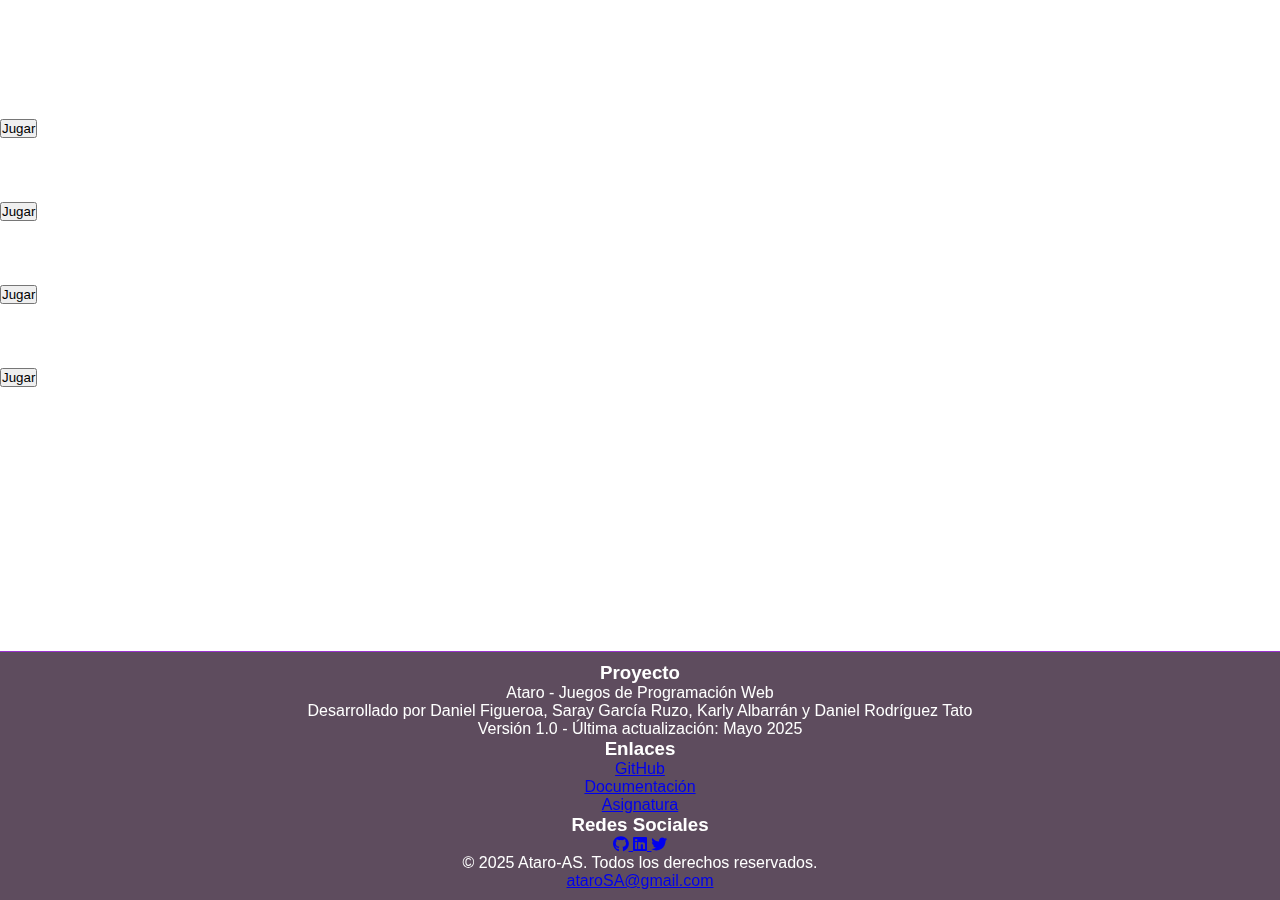
<file: index.html>
<!DOCTYPE html>
<html lang="es">
<head>
    <meta charset="UTF-8">
    <meta name="viewport" content="width=device-width, initial-scale=1.0">
    <title>MiniJuegos Halloween</title>
    <link rel="stylesheet" href="style.css">
    <link rel="stylesheet" href="https://cdnjs.cloudflare.com/ajax/libs/font-awesome/6.0.0/css/all.min.css">
</head>
<body>
    <div class="container">
        <header>
            <h1>MiniJuegos Halloween</h1>
            <div class="frog-icon">
                <i class="fas fa-frog"></i>
            </div>
        </header>
        
        <main>
            <div class="game-card" id="ahorcado">
                <i class="fas fa-skull-crossbones"></i>
                <h2>Ahorcado</h2>
                <p>¡Adivina la palabra antes de que sea demasiado tarde!</p>
                <button class="play-btn">Jugar</button>
            </div>

            <div class="game-card" id="candy-crush">
                <i class="fas fa-candy-cane"></i>
                <h2>Candy Crush</h2>
                <p>Combina dulces para ganar puntos</p>
                <button class="play-btn">Jugar</button>
            </div>

            <div class="game-card" id="flappy-bird">
                <i class="fas fa-feather-alt"></i>
                <h2>Flappy Bird</h2>
                <p>¡Vuela entre los tubos sin chocar!</p>
                <button class="play-btn">Jugar</button>
            </div>

            <div class="game-card" id="memory">
                <i class="fas fa-brain"></i>
                <h2>Memory</h2>
                <p>Encuentra las parejas antes que tu oponente</p>
                <button class="play-btn">Jugar</button>
            </div>
        </main>
    </div>
    <script src="script.js"></script>
    <footer>
        <div class="footer-content">
            <div class="footer-section">
                <h3>Proyecto</h3>
                <p>Ataro - Juegos de Programación Web</p>
                <p>Desarrollado por Daniel Figueroa, Saray García Ruzo, Karly Albarrán y Daniel Rodríguez Tato</p>
                <p>Versión 1.0 - Última actualización: Mayo 2025</p>
            </div>
            <div class="footer-section">
                <h3>Enlaces</h3>
                <ul class="footer-links">
                    <li><a href="https://github.com/KarlyF-AS/Ataro" target="_blank" rel="noopener noreferrer">GitHub</a></li>
                    <li><a href="#" target="_blank" rel="noopener noreferrer">Documentación</a></li>
                    <li><a href="#" target="_blank" rel="noopener noreferrer">Asignatura</a></li>
                </ul>
            </div>
            <div class="footer-section">
                <h3>Redes Sociales</h3>
                <div class="social-icons">
                    <a href="https://github.com/KarlyF-AS/Ataro" class="social-icon" target="_blank" rel="noopener noreferrer">
                        <i class="fab fa-github"></i>
                    </a>
                    <a href="#" class="social-icon" target="_blank" rel="noopener noreferrer">
                        <i class="fab fa-linkedin"></i>
                    </a>
                    <a href="#" class="social-icon" target="_blank" rel="noopener noreferrer">
                        <i class="fab fa-twitter"></i>
                    </a>
                </div>
            </div>
        </div>
        <div class="footer-bottom">
            <p>&copy; 2025 Ataro-AS. Todos los derechos reservados.</p>
            <p><a href="mailto:ataroSA@gmail.com" class="email-link">ataroSA@gmail.com</a></p>
        </div>
    </footer>
</body>
</html>
</file>
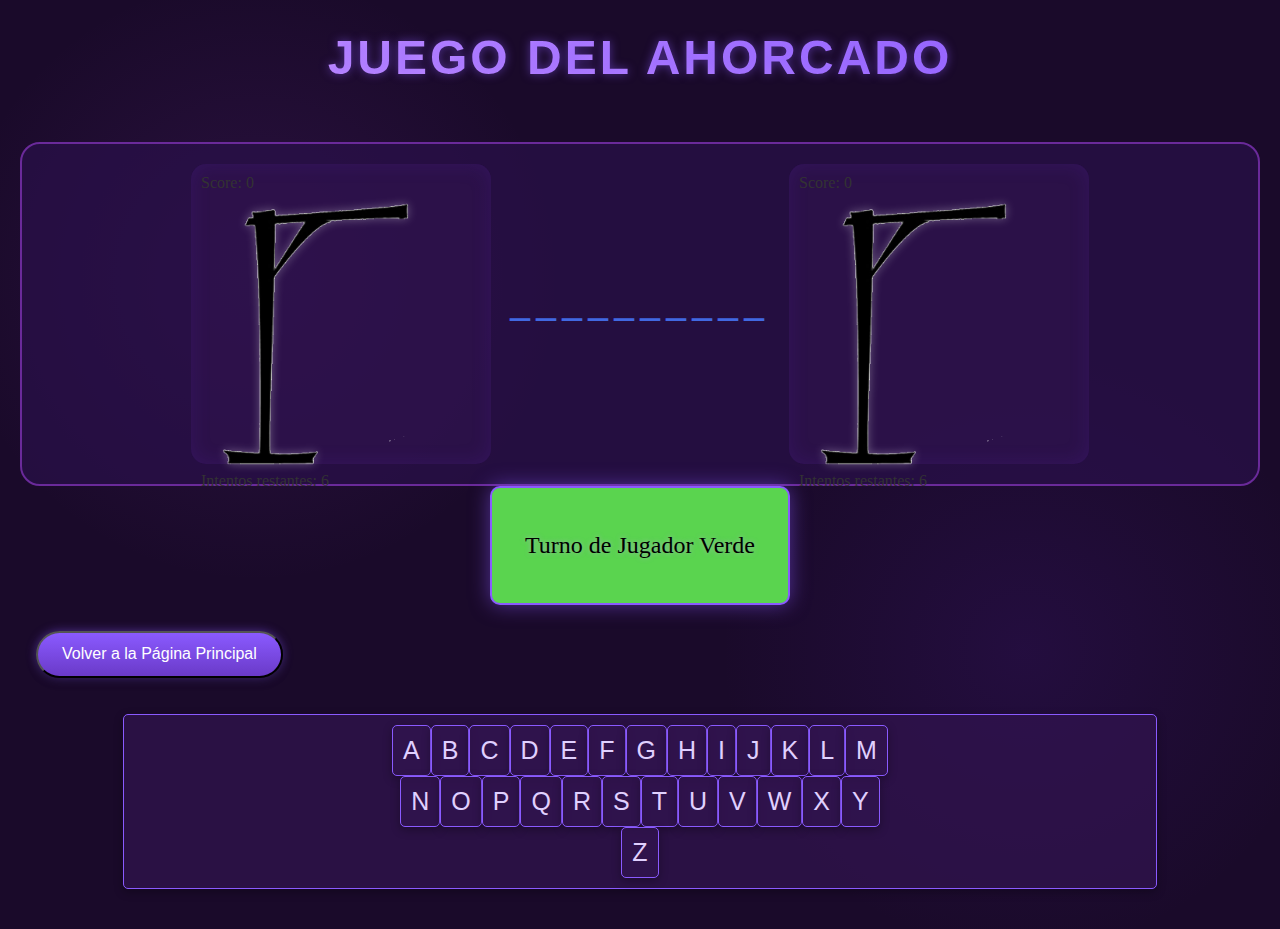
<file: Ahorcado.html>
<!DOCTYPE html>
<html lang="es">

<head>
  <meta charset="utf-8">
  <title>Ud.2 - Relacion de ejercicios 5</title>
  <link rel="stylesheet" href="estilo-ahoracado.css">
  <meta name="viewport" content="width=device-width, initial-scale=1.0">

</head>

<body>

  <div class="main-container">

    <h1 class="titulo">Juego del ahorcado</h1>
    <h1 id="msg-final"></h1>
    <h3 id="acierto"></h3>
    <div class="ahorcados">

      <div class="ahorcado1">
        <div class="scoreRosa">Score: 0</div>
        <picture>
          <img src="img/ahorcado_6.png" alt="" id="image6">
          <img src="img/ahorcado_5.png" alt="" id="image5">
          <img src="img/ahorcado_4.png" alt="" id="image4">
          <img src="img/ahorcado_3.png" alt="" id="image3">
          <img src="img/ahorcado_2.png" alt="" id="image2">
          <img src="img/ahorcado_1.png" alt="" id="image1">
          <img src="img/ahorcado_0.png" alt="" id="image0">
        </picture>
        <div class="intentosRosa">Intentos restantes: 6</div>
      </div>
      <div class="ahorcado2">
        <div class="scoreVerde">Score: 0</div>
        <picture>
          <img src="img/ahorcado_6.png" alt="" id="image6_1">
          <img src="img/ahorcado_5.png" alt="" id="image5_1">
          <img src="img/ahorcado_4.png" alt="" id="image4_1">
          <img src="img/ahorcado_3.png" alt="" id="image3_1">
          <img src="img/ahorcado_2.png" alt="" id="image2_1">
          <img src="img/ahorcado_1.png" alt="" id="image1_1">
          <img src="img/ahorcado_0.png" alt="" id="image0_1">
        </picture>
        <div class="intentosVerde">Intentos restantes: 6</div>
      </div>
      <h2 class="palabra" id="palabra"></h2>
    </div>
    <div id="turnPanel" class="turn-panel">
      <p id="turnText">Turno de Jugador 1</p>
    </div>
    <button id="back-btn">Volver a la Página Principal</button>
    <h2 class="palabra" id="palabra"></h2>
    <div class="flex-row" id="turnos">
    </div>



  </div>
  <div class="contenedor-flex">
    <div class="letrero">
      <div class="col">
        <div class="flex-row" id="abcdario"></div>
      </div>
      <div class="col"></div>
    </div>
  </div>
<!-- Panel modal para fin del juego -->
<div id="endGamePanel" class="modal">
  <div class="modal-content">
    <h2>Fin del Juego</h2>
    <p>El juego ha finalizado. Haz clic abajo para volver al inicio.</p>
    <button id="btnHome">Volver al inicio</button>
  </div>
</div>

  <script src="ahorcado.js"></script>
  <script>
    document.getElementById('back-btn').addEventListener('click', function() {
      window.location.href = 'index.html';
    });
  </script>
</body>

</html>
</file>
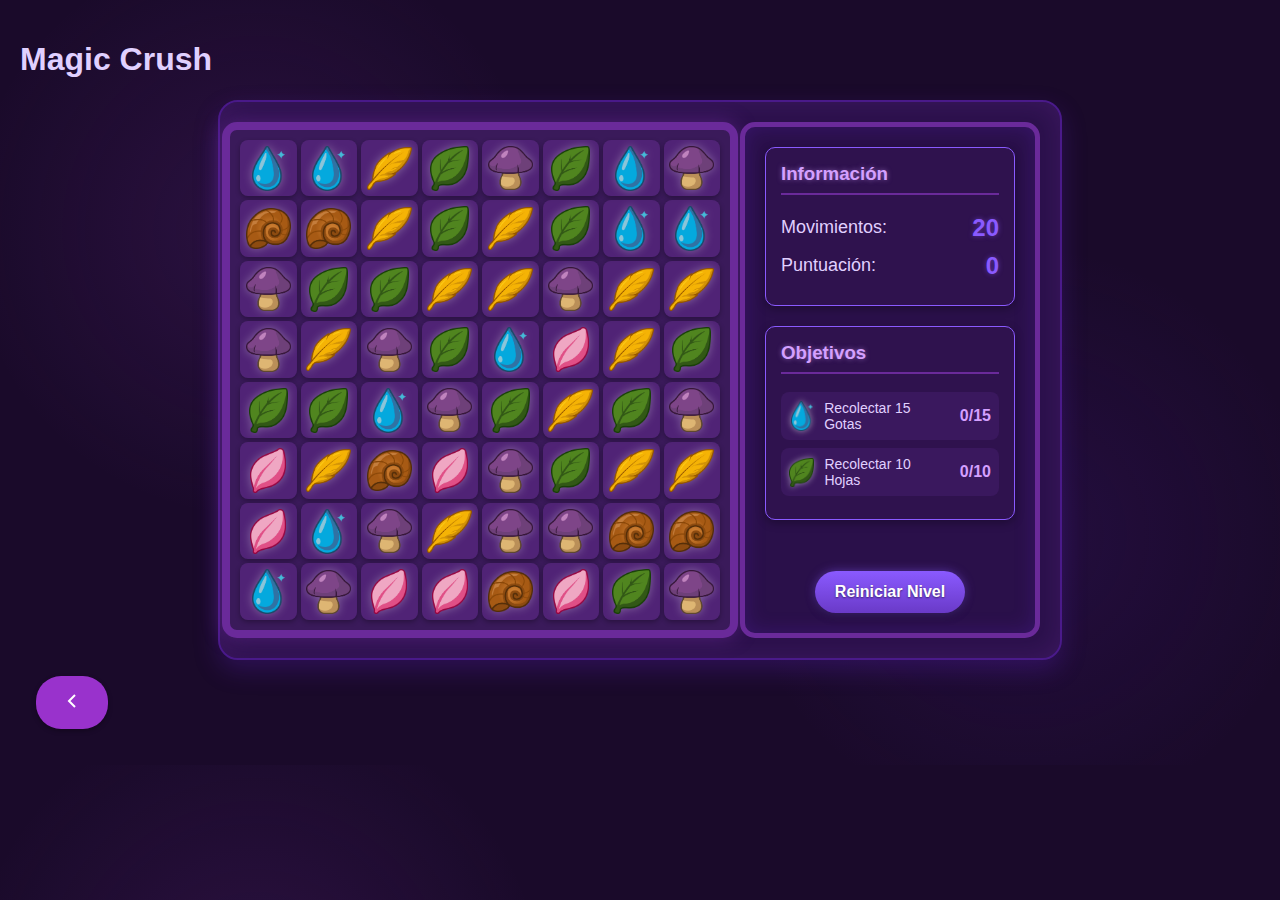
<file: Cc.html>
<!DOCTYPE html>
<html lang="es">
<head>
    <meta charset="UTF-8">
    <meta name="viewport" content="width=device-width, initial-scale=1.0">
    <title>Candy Crush Básico</title>
    <link rel="stylesheet" href="Cc.css">
    <link href="https://fonts.googleapis.com/css2?family=Comfortaa:wght@300..700&display=swap" rel="stylesheet">
</head>
<body>
    <h1>Magic Crush</h1>
    <div id="contenedor-juego">
        <div id="panel-juego">
            <div id="tablero"></div>
        </div>
        
        <div id="panel-informacion">
            <div class="seccion-info">
                <h3>Información</h3>
                <div class="contador">
                    <span>Movimientos:</span>
                    <span class="valor" id="movimientos">15</span>
                </div>
                <div class="contador">
                    <span>Puntuación:</span>
                    <span class="valor" id="puntuacion">0</span>
                </div>
            </div>
            
            <div class="seccion-info">
                <h3>Objetivos</h3>
                <div id="objetivos-container">
                    <!-- Los objetivos se insertarán aquí dinámicamente -->
                </div>
            </div>
            
            <button id="boton-reiniciar">Reiniciar Nivel</button>
        </div>
    </div>
    <button id="back-btn" class="round-back-btn">
        <svg viewBox="0 0 24 24" width="24" height="24" fill="none" stroke="currentColor" stroke-width="2">
          <path d="M15 18l-6-6 6-6"/>
        </svg>
      </button>
      

    <script src="Cc.js"></script>
</body>
</html>
</file>
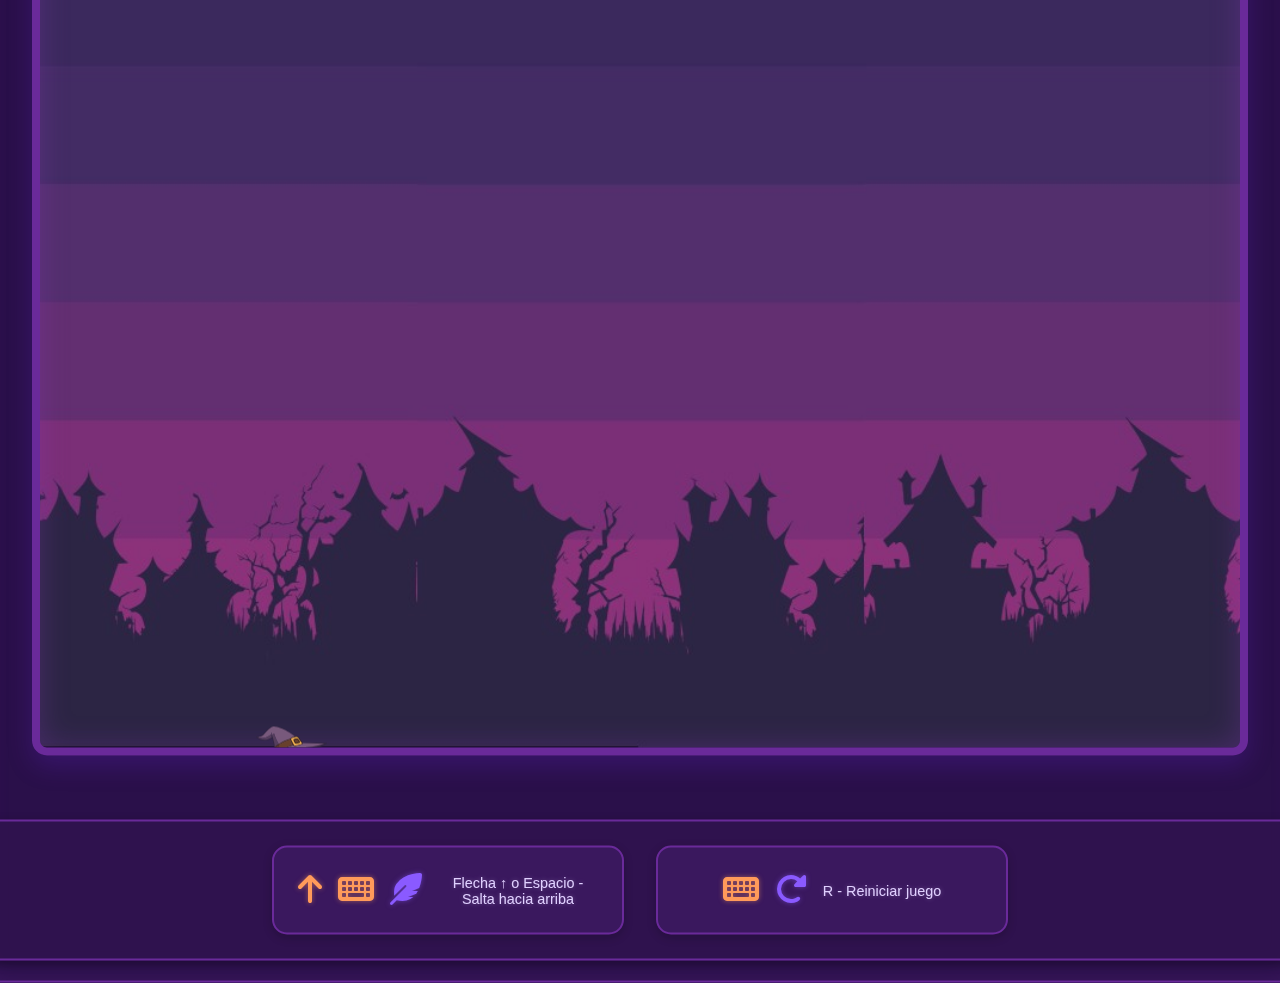
<file: fb.html>
<!DOCTYPE html>
<html lang="en">
<head>
    <meta charset="UTF-8">
    <meta name="viewport" content="width=device-width, initial-scale=1.0">
    <title>FlappyMeiga</title>
    <link rel="stylesheet" href="fb.css">
    <link rel="stylesheet" href="https://cdnjs.cloudflare.com/ajax/libs/font-awesome/6.0.0/css/all.min.css">
</head>
<body>
    <button id="back-btn">Volver a la Página Principal</button>
    <div class="game-container">
        <canvas id="tablero"></canvas>
        <div class="controls-guide">
            <div class="control-item">
                <div class="key-icon">
                    <i class="fas fa-arrow-up"></i>
                </div>
                <div class="key-icon">
                    <i class="fas fa-keyboard"></i>
                </div>
                <div class="action-icon">
                    <i class="fas fa-feather-alt"></i>
                </div>
                <p>Flecha ↑ o Espacio - Salta hacia arriba</p>
            </div>
            <div class="control-item">
                <div class="key-icon">
                    <i class="fas fa-keyboard"></i>
                </div>
                <div class="action-icon">
                    <i class="fas fa-redo-alt"></i>
                </div>
                <p>R - Reiniciar juego</p>
            </div>
        </div>
        <button id="reiniciar" style="display: none;" onclick="reiniciarJuego()">🎃 Reiniciar 🎃</button>
        <script src="fb.js"></script>
        <script>
            document.getElementById('back-btn').addEventListener('click', function() {
                window.location.href = 'index.html';
            });
        </script>
    </div>
</body>
</html>
</file>
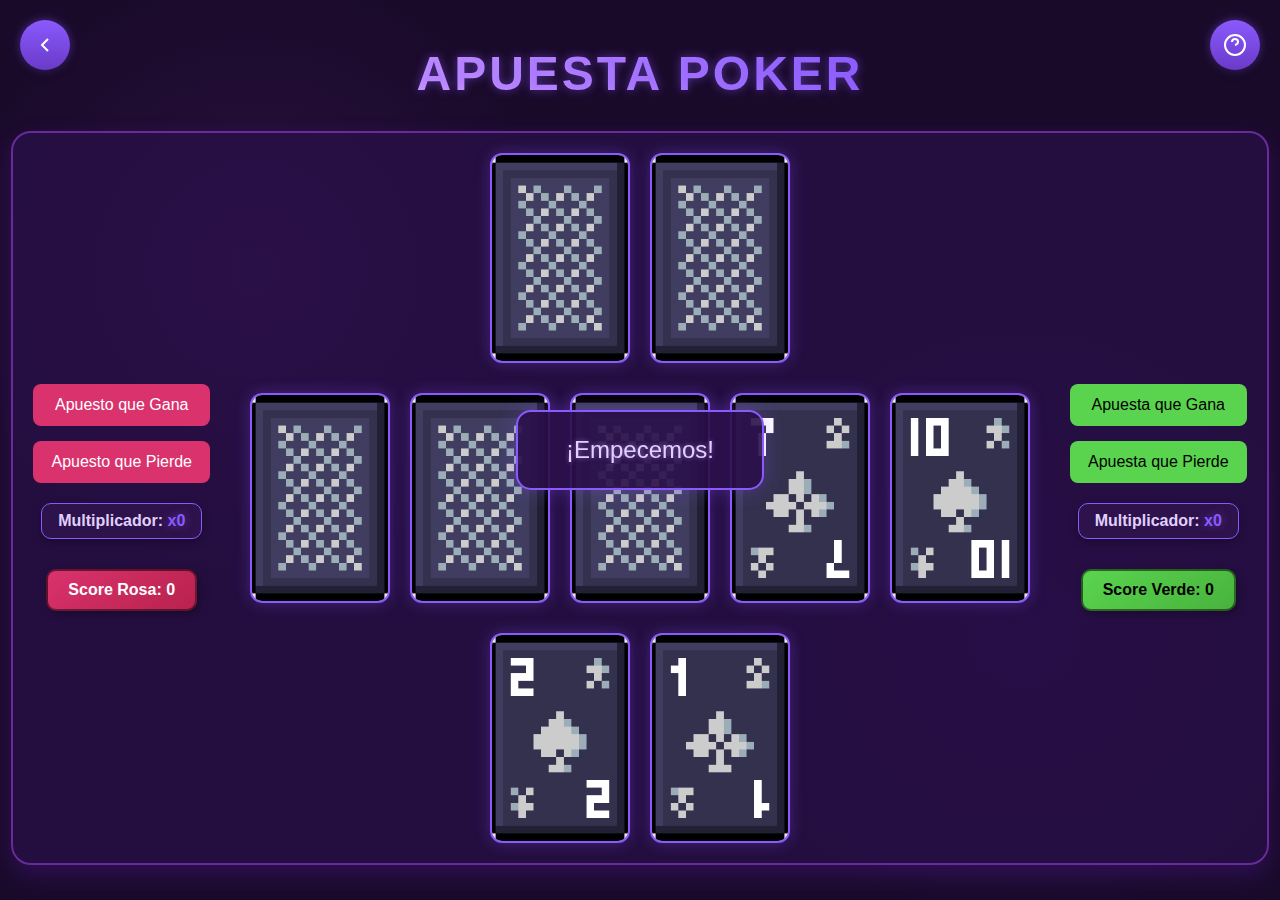
<file: poker.html>
<!DOCTYPE html>
<html lang="es">

<head>
    <meta charset="UTF-8">
    <meta name="viewport" content="width=device-width, initial-scale=1.0">
    <title>Mesa de Poker</title>
    <link rel="stylesheet" href="poker.css">
    <link href="https://fonts.googleapis.com/css2?family=Comfortaa&display=swap" rel="stylesheet">
</head>

<body>
    <!-- Botón de ayuda -->
    <button id="help-btn" class="round-help-btn" aria-label="Instrucciones">
        <!-- Interrogante en SVG para mantener estilo vectorial -->
        <svg viewBox="0 0 24 24" width="24" height="24" fill="none" stroke="currentColor" stroke-width="2">
            <path d="M12 18h.01" />
            <path d="M9 9a3 3 0 0 1 6 0c0 2-3 3-3 3" />
            <circle cx="12" cy="12" r="10" />
        </svg>
    </button>

    <!-- Panel flotante de instrucciones -->
    <div id="help-panel" class="help-panel hidden">
        <div class="help-content">
            <button id="close-help" class="close-help-btn" aria-label="Cerrar ayuda">&times;</button>
            <h2>Instrucciones del Apuesta Poker</h2>
            <br>
            <p>
                <strong>Apuesta Poker</strong> es un duelo entre dos jugadores que apuestan
                sobre el desenlace de la mano de póker que tienen a la vista. Tu marcador subirá
                o bajará según aciertes o falles tu predicción.<br>
                El primero en alcanzar <strong>1 650 puntos</strong> gana inmediatamente; del mismo
                modo, si uno de los jugadores cae a <strong>−850 puntos</strong> o menos, pierde la
                partida y su rival se lleva la victoria.<br>
                <em>Nota:</em> Este póker se aparta de las reglas habituales: la baraja puede incluir más de dos
                comodines y en el campo se empieza con solo dos cartas descubiertas.
            </p>
        </div>
    </div>

    <button id="back-btn" class="round-back-btn">
        <svg viewBox="0 0 24 24" width="24" height="24" fill="none" stroke="currentColor" stroke-width="2">
            <path d="M15 18l-6-6 6-6" />
        </svg>
    </button>
    <h1 class="titulo">Apuesta Poker</h1>

    <div class="juego-container">

        <!-- Botones lado izquierdo -->
        <div class="control-panel izquierda">
            <div class="botones">
                <button onclick="eleccionRojo(true)" class="apostar_rojo_Gana">Apuesto que Gana</button>
                <button onclick="eleccionRojo(false)" class="apostar_rojo_Pierde">Apuesto que Pierde</button>
            </div>
            <div class="multiplicador-panel">
                <p>Multiplicador: <span class="valor">x0</span></p>
            </div>
            <div class="scoreRojo">
                <p>Score Rosa: <span class="valor">0</span></p>
            </div>
        </div>

        <!-- Mesa con cartas -->
        <div class="mesa">

            <!-- Cartas del rival -->
            <div class="manos rival">
                <img src="dark/BACK.png" alt="Carta Rival 1" class="carta" id="rival1">
                <img src="dark/BACK.png" alt="Carta Rival 2" class="carta" id="rival2">
            </div>

            <!-- Cartas comunitarias -->
            <div class="comunitarias">
                <img src="dark/BACK.png" alt="Carta Mesa 1" class="carta" id="mesa1">
                <img src="dark/BACK.png" alt="Carta Mesa 2" class="carta" id="mesa2">
                <img src="dark/BACK.png" alt="Carta Mesa 3" class="carta" id="mesa3">
                <img src="dark/BACK.png" alt="Carta Mesa 4" class="carta" id="mesa4">
                <img src="dark/BACK.png" alt="Carta Mesa 5" class="carta" id="mesa5">
            </div>

            <!-- Tus cartas -->
            <div class="manos jugador">
                <img src="dark/1-C.png" alt="Tu Carta 1" class="carta" id="jugador1">
                <img src="dark/1-C.png" alt="Tu Carta 2" class="carta" id="jugador2">
            </div>

        </div>

        <!-- Botones lado derecho -->
        <div class="control-panel derecha">
            <div class="botones">
                <button onclick="eleccionAmarillo(true)" class="apostar_amarillo_Gana">Apuesta que Gana</button>
                <button onclick="eleccionAmarillo(false)" class="apostar_amarillo_Pierde">Apuesta que Pierde</button>
            </div>
            <div class="multiplicador-panel">
                <p>Multiplicador: <span class="valor">x0</span></p>
            </div>
            <div class="scoreAmarillo">
                <p>Score Verde: <span class="valor">0</span></p>
            </div>
        </div>

    </div>
    <div id="mensaje" class="panel">Empecemos</div>

    <script src="poker.js"></script>
</body>

</html>
</file>
<file: style.css>
/* Variables de colores */
:root {
    --color-primario: #6a0dad;
    --color-secundario: #9932cc;
    --color-fondo: #1a001a;
    --color-texto: #ffffff;
    --color-hover: #8b008b;
    --brillo-hover: 0 0 15px #ff00ff;
    --error-color: #ff0000;
    --success-color: #00ff00;
}

/* Reset básico */
* {
    margin: 0;
    padding: 0;
    box-sizing: border-box;
}

body {
    font-family: 'Arial', sans-serif;
    color: var(--color-texto);
    height: 100vh;
    overflow: hidden;
}

/* ESTILOS PARA EL FONDO */
.contenedor-fondo {
    position: fixed;
    top: 0;
    left: 0;
    width: 100%;
    height: 100%;
    z-index: -1;
    overflow: hidden;
}

.imagen-fondo {
    position: absolute;
    width: 100%;
    height: 100%;
    object-fit: cover;
    top: 0;
    left: 0;
    z-index: -1;
}

/* CONTENEDOR GRID PRINCIPAL */
.parent {
    position: fixed;
    top: 0;
    left: 0;
    width: 100%;
    height: 100%;
    display: grid;
    grid-template-columns: repeat(7, 1fr);
    grid-template-rows: repeat(5, 1fr);
    grid-column-gap: 14px;
    grid-row-gap: 0px;
    z-index: 1;
}

/* POSICIONAMIENTO DE CASAS EN LA GRID */
.div1 { 
    grid-area: 4 / 2 / 5 / 3;
    display: flex;
    justify-content: center;
    align-items: center;
}

.div2 { 
    grid-area: 3 / 3 / 4 / 4;
    display: flex;
    justify-content: center;
    align-items: center;
}

.div3 { 
    grid-area: 3 / 5 / 4 / 6;
    display: flex;
    justify-content: center;
    align-items: center;
}

.div4 { 
    grid-area: 4 / 6 / 5 / 7;
    display: flex;
    justify-content: center;
    align-items: center;
}

/* ESTILOS PARA LOS BOTONES */
.boton-juego {
    width: 180px;
    height: auto;
    cursor: pointer;
    transition: transform 0.4s ease-out, filter 0.4s ease-out;
    transform: scale(1);
    max-width: 100%;
    object-fit: contain;
}

/* Efecto hover mejorado y compatible */
.boton-juego:hover {
    transform: scale(1.15);
    filter: drop-shadow(var(--brillo-hover)) brightness(1.2);
    transition: transform 0.4s ease-out, filter 0.4s ease-out;
}

/* Estilos para mensajes de error */
.error-message {
    position: fixed;
    top: 50%;
    left: 50%;
    transform: translate(-50%, -50%);
    background: rgba(0, 0, 0, 0.8);
    color: var(--error-color);
    padding: 20px;
    border-radius: 10px;
    z-index: 9999;
    text-align: center;
    font-size: 18px;
    box-shadow: 0 4px 6px rgba(0, 0, 0, 0.3);
}

/* Estilos para mensajes de éxito */
.success-message {
    position: fixed;
    top: 50%;
    left: 50%;
    transform: translate(-50%, -50%);
    background: rgba(0, 0, 0, 0.8);
    color: var(--success-color);
    padding: 20px;
    border-radius: 10px;
    z-index: 9999;
    text-align: center;
    font-size: 18px;
    box-shadow: 0 4px 6px rgba(0, 0, 0, 0.3);
}

.enlace-juego {
    display: block;
    text-decoration: none;
}

/* ESTILOS DEL FOOTER */
footer {
    position: fixed;
    bottom: 0;
    width: 100%;
    background: rgba(26, 0, 26, 0.7);
    padding: 10px 0;
    text-align: center;
    border-top: 1px solid var(--color-secundario);
    backdrop-filter: blur(3px);
    z-index: 1; /* Asegúrate que sea mayor que el z-index del fondo */
}

.pie-footer {
    display: inline-block;
}

.enlaces-footer {
    list-style: none;
    padding: 5px 0;
}

.enlaces-footer li {
    display: inline-block;
    margin: 0 15px;
}

.enlaces-footer a {
    color: var(--color-texto);
    text-decoration: none;
    font-size: 14px;
    transition: color 0.3s;
}

.enlaces-footer a:hover {
    color: var(--color-hover);
}

.correo-enlace {
    color: var(--color-primario);
    text-decoration: none;
    transition: color 0.3s;
    font-size: 14px;
}

.correo-enlace:hover {
    color: var(--color-hover);
}
</file>
<file: estilo-ahoracado.css>
* {
  box-sizing: border-box;
}

/* Mantener estructura original del body */
body {
  font-family: Cambria, Cochin, Georgia, "Times New Roman", Times, serif;
  margin: 0;
  padding: 20px;
  color: #333;
  /* Mantener color original */
  background-color: #1a0a2a;
  /* Nuevo color */
  background-image:
    radial-gradient(circle at 20% 30%, rgba(139, 58, 191, 0.15) 0%, transparent 25%),
    radial-gradient(circle at 80% 70%, rgba(91, 33, 182, 0.15) 0%, transparent 25%);
}

h1.titulo {
  margin: 0px auto 20px auto;
  text-align: center;
  font-size: 3rem;
  text-transform: uppercase;
  letter-spacing: 3px;
  padding: 10px 0;
  /* Solo cambiar estos estilos */
  font-family: 'Arial Rounded MT Bold', sans-serif;
  background: linear-gradient(45deg, #d4a0ff, #8a5aff);
  -webkit-background-clip: text;
  -webkit-text-fill-color: transparent;
  text-shadow: 0 0 10px rgba(138, 90, 255, 0.5);
  animation: brillo 2s infinite alternate;
}

h1#msg-final {
  text-align: center;
  transition: all .5s ease;
  transform: scale(0);
  min-height: 50px;
  margin-bottom: 0;
  /* Solo color y sombra */
  color: #da326d;
  text-shadow: 0 0 10px rgba(255, 107, 158, 0.5);
}

.zoom-in {
  transform: scale(1) !important;
}

/* Panel fijo, centrado en la parte superior */
#acierto {
  position: fixed;
  top: 12px;
  left: 50%;
  transform: translateX(-50%) scale(0);
  transform-origin: center top;
  pointer-events: none;
  opacity: 0;
  font-size: 50px;
}

/* Barra inferior animada */
#acierto::after {
  content: "";
  position: absolute;
  bottom: -6px;
  /* separa la barra del texto */
  right: 0;
  /* arrancamos en el borde derecho */
  width: 100%;
  height: 4px;
  /* grosor de la barra */
  background: currentColor;
  transform-origin: right center;
  /* <─ así se “desenrolla” de derecha a izq. */
  transform: scaleX(0);
  /* empieza oculta */
}

/* Clase que dispara TODO: texto + zoom + barra */
#acierto.acierto {
  animation: zoomInOut 1s ease forwards;
}

#acierto.acierto::after {
  animation: barra 1s ease forwards;
}

/* Colores semáforo */
.rojo {
  color: #e53935;
}

/* rojo claro, cámbialo si quieres otro tono */
.verde {
  color: #43a047;
}

/* Animaciones */
@keyframes zoomInOut {
  0% {
    transform: translateX(-50%) scale(0);
    opacity: 0;
  }

  40% {
    transform: translateX(-50%) scale(1.2);
    opacity: 1;
  }

  60% {
    transform: translateX(-50%) scale(1);
  }

  100% {
    transform: translateX(-50%) scale(1);
  }
}

@keyframes barra {
  0% {
    transform: scaleX(0);
  }

  100% {
    transform: scaleX(1);
  }
}

h2.palabra {
  margin: 0 auto 25px auto;
  text-align: center;
  color: royalblue;
  text-transform: uppercase;
  letter-spacing: 6px;
  position: absolute;
  font-size: 40px;
}

.ahorcados {
  width: 100%;
  align-items: center;
  display: flex;
  justify-content: space-evenly;
  margin-top: -2%;
  /* Añadir solo estilos visuales */
  background-color: rgba(42, 16, 74, 0.7);
  border-radius: 20px;
  padding: 20px;
  border: 2px solid #6a2a9a;
}

.ahorcado1,
.ahorcado2 {
  position: relative;
  width: 300px;
  height: 300px;
  margin: 0 auto;
  /* Añadir solo estilos visuales */
  background-color: rgba(50, 20, 80, 0.5);
  border-radius: 15px;
  padding: 10px;
  box-shadow: 0 0 20px rgba(91, 33, 182, 0.2) inset;
}

.scoreRojo,
.scoreAmarillo {
  font-size: 1.5rem;
  font-weight: bold;
  text-align: center;
  width: 80%;
  padding: 10px 0;
  position: absolute;
  top: -80px;
  /* Posición vertical, ajústalo según necesites */
  left: 50%;
  transform: translateX(-50%);
  z-index: 10;
  border-radius: 10px;
  /* Bordes redondeados */
  box-shadow: 0 4px 8px rgba(0, 0, 0, 0.2);
  /* Sombra sutil */
  /* Nuevos estilos visuales */
  background: linear-gradient(135deg, #ff9ec6, #da326d);
  color: white;
  border: 1px solid #da326d;
  box-shadow: 0 4px 8px rgba(0, 0, 0, 0.3);
}

#back-btn {
  padding: 0.8rem 1.5rem;
  border-radius: 25px;
  font-size: 1rem;
  margin: 1rem;
  /* Nuevos estilos */
  background: linear-gradient(to bottom, #8a5aff, #6a3ac8);
  color: white;
  box-shadow: 0 4px 8px rgba(0, 0, 0, 0.3), 0 0 10px rgba(138, 90, 255, 0.5);
}


#back-btn:hover {
  background: linear-gradient(to bottom, #9a6aff, #7a4ad8);
}

.scoreRojo {
  background: rgb(218, 50, 109);
  color: white;
  border: 1px solid rgb(218, 50, 109);
}

.scoreAmarillo {
  background: rgb(90, 212, 79);
  color: #000000;
  border: 1px solid rgb(90, 212, 79);
}

@keyframes brillo {
  from {
    text-shadow: 0 0 10px rgba(138, 90, 255, 0.5);
  }

  to {
    text-shadow: 0 0 20px rgba(212, 160, 255, 0.8);
  }
}

.intentosRojo,
.intentosAmarillo {
  font-size: 1.5rem;
  font-weight: bold;
  text-align: center;
  width: 80%;
  padding: 10px 0;
  position: absolute;
  top: 340px;
  /* Posición vertical, ajústalo según necesites */
  left: 50%;
  transform: translateX(-50%);
  z-index: 10;
  border-radius: 10px;
  /* Bordes redondeados */
  box-shadow: 0 4px 8px rgba(0, 0, 0, 0.2);
  /* Sombra sutil */

}

.intentosRojo {
  background: rgb(218, 50, 109);
  color: white;
  border: 1px solid rgb(218, 50, 109);
}

.intentosAmarillo {
  background: rgb(90, 212, 79);
  color: #000000;
  border: 1px solid rgb(90, 212, 79);
}

.col {
  width: 50%;
  text-align: center;
}

#turnos h3 {
  margin: auto;
}

.rojo {
  color: #da326d !important;
  background-color: rgba(218, 50, 109, 0.3) !important;
  border: 1px solid #da326d !important;
}

.verde {
  color: #5ad44f !important;
  background-color: rgba(90, 212, 79, 0.3) !important;
  border: 1px solid #5ad44f !important;
}

h3 {
  text-align: center;
  font-family: Cambria, Cochin, Georgia, Times, Times New Roman, serif;
  font-size: 20px;
  margin-bottom: 10px;
  padding: 10px;
  margin-top: 50px;
  color: #ff0000;
}

h3 span {
  color: orangered;
}

.letra:disabled {
  color: rgba(255, 0, 0, 0.5);
}

picture {
  display: block;
  position: relative;
  width: 100%;
  height: 100%;
}

picture img {
  position: absolute;
  left: 50%;
  transform: translateX(-50%);
  height: 100%;
  width: auto;
  top: 0;
  filter: drop-shadow(0 0 5px rgba(255, 255, 255, 0.3));
}

#image5,
#image4,
#image3,
#image2,
#image1,
#image0 {
  opacity: 0;
  transition: opacity .3s ease;
}

#image5_1,
#image4_1,
#image3_1,
#image2_1,
#image1_1,
#image0_1 {
  opacity: 0;
  transition: opacity .3s ease;
}

.fade-in {
  opacity: 1 !important;
}

.encuadre {
  /* Te falta el border-radius y sombra */
  border-radius: 5px;
  box-shadow: 0 0 10px rgba(255, 107, 158, 0.3);
}

.contenedor-flex {
  display: flex;
  justify-content: center;
  /* Centrado horizontal */
}


.letrero {
  /* Mantener estructura original */
  border-radius: 5px;
  padding: 10px;
  margin: 20px auto;
  text-align: center;
  font-size: 18px;
  display: flex;
  justify-content: center;
  align-items: center;
  flex-direction: column;

  /* Nuevos estilos visuales */
  background-color: rgba(50, 20, 80, 0.7);
  /* Fondo semitransparente */
  color: #e0d0ff;
  /* Color de texto del primer CSS */
  box-shadow: 0 3px 10px rgba(0, 0, 0, 0.3);
  /* Sombra más pronunciada */
  border: 1px solid #8a5aff;
  /* Borde estilo neón */
}

.letras {
  /* Mantener estructura original */
  border-radius: 5px;
  font-size: 25px;

  /* Nuevos estilos visuales */
  background-color: rgba(50, 20, 80, 0.7);
  /* Mismo fondo que .letrero */
  color: #e0d0ff;
  /* Color de texto consistente */
  box-shadow: 0 3px 10px rgba(0, 0, 0, 0.3);
  /* Sombra coordinada */
  border: 1px solid #8a5aff;
  /* Borde matching */
  padding: 10px;
  /* Añadir padding para mejor espaciado */
}

/* Estado pulsado */
.letrero:active,
.letrero.activo {
  /* Si usas una clase JS */
  background-color: rgba(50, 20, 80, 0.4);
  /* Más transparente */
  box-shadow: 0 1px 4px rgba(0, 0, 0, 0.2);
}

/* Si el efecto era al ganar/perder */
.letrero.transparente {
  opacity: 0.5;
  transition: opacity 0.5s ease;
}

.turn-panel {
  position: relative;
  /* Mantener posicionamiento original */
  margin: 0px auto 10px;
  /* Conservar márgenes críticos */
  width: 300px;
  /* Mismo ancho */
  padding: 20px;
  /* Padding original */
  background-color: rgba(50, 20, 80, 0.9);
  /* Nuevo color con transparencia */
  border-radius: 10px;
  /* Mismo radio */
  text-align: center;
  z-index: 999;
  /* Mismo z-index */
  opacity: 0;
  transition: opacity 0.5s ease;
  /* Transición original */
  /* Nuevos estilos visuales */
  border: 2px solid #8a5aff;
  box-shadow: 0 0 20px rgba(138, 90, 255, 0.5);
}

.turn-panel.show {
  opacity: 1;
  animation: pulse 1.5s infinite;
  /* Animación del primer CSS */
}

.turn-panel p {
  color: #d4a0ff;
  /* Color texto del primer CSS */
  font-size: 1.5rem;
  /* Tamaño original */
  text-shadow: 0 0 5px rgba(212, 160, 255, 0.5);
  /* Efecto del primer CSS */
}

/* Añadir keyframes del primer CSS si no existen */
@keyframes pulse {
  0% {
    transform: scale(1);
    box-shadow: 0 0 20px rgba(138, 90, 255, 0.5);
  }

  50% {
    transform: scale(1.03);
    box-shadow: 0 0 30px rgba(138, 90, 255, 0.8);
  }

  100% {
    transform: scale(1);
    box-shadow: 0 0 20px rgba(138, 90, 255, 0.5);
  }
}


@keyframes slideDown {
  from {
    transform: translateY(-50px);
    opacity: 0;
  }

  to {
    transform: translateY(0);
    opacity: 1;
  }
}

/* Fondo del modal que cubre toda la pantalla */
.modal {
  position: fixed;
  top: 0;
  left: 0;
  width: 100%;
  height: 100%;
  background: rgba(0, 0, 0, 0.5);
  /* Fondo oscuro semitransparente */
  display: none;
  /* Oculto por defecto */
  align-items: center;
  /* Centrado verticalmente */
  justify-content: center;
  /* Centrado horizontalmente */
  z-index: 1000;
}

/* Clase para mostrar el modal - Mantener estructura original */
.modal.show {
  display: flex;
  /* Esto se mantiene igual para funcionalidad */
}

/* Contenido del modal - Aplicar nuevos estilos visuales */
.modal-content {
  background: #2a104a;
  /* Color del primer CSS */
  padding: 20px 30px;
  /* Mantener padding original */
  border-radius: 10px;
  /* Mantener radio original */
  text-align: center;
  box-shadow: 0 10px 25px rgba(91, 33, 182, 0.5);
  /* Sombra del primer CSS */
  border: 2px solid #8a5aff;
  /* Borde del primer CSS */
  color: #e0d0ff;
  /* Color de texto del primer CSS */
  /* Mantener tamaño y posición original */
  max-width: 500px;
  margin: auto;
}

/* Botón del modal - Nuevos estilos visuales */
.modal-content button {
  margin-top: 20px;
  /* Mantener margen original */
  padding: 12px 24px;
  /* Ajuste de padding del primer CSS */
  background: linear-gradient(to bottom, #8a5aff, #6a3ac8);
  /* Gradiente del primer CSS */
  border: none;
  border-radius: 30px;
  /* Borde más redondeado del primer CSS */
  color: white;
  font-size: 1rem;
  cursor: pointer;
  transition: all 0.3s;
  /* Transición completa del primer CSS */
  box-shadow: 0 4px 8px rgba(0, 0, 0, 0.3), 0 0 10px rgba(138, 90, 255, 0.5);
  /* Sombras combinadas */
}

.modal-content button:hover {
  background: linear-gradient(to bottom, #9a6aff, #7a4ad8);
  /* Gradiente hover del primer CSS */
  transform: translateY(-2px);
  /* Efecto de elevación */
  box-shadow: 0 6px 12px rgba(0, 0, 0, 0.4), 0 0 15px rgba(138, 90, 255, 0.7);
  /* Sombras hover */
}

.round-back-btn {
  position: fixed;
  top: 20px;
  left: 20px;
  width: 50px;
  height: 50px;
  border-radius: 50%;
  background: linear-gradient(to bottom, #8a5aff, #6a3ac8);
  color: white;
  border: none;
  font-size: 24px;
  font-weight: bold;
  cursor: pointer;
  transition: all 0.3s;
  text-shadow: 0 1px 2px rgba(0, 0, 0, 0.5);
  box-shadow: 
      0 4px 8px rgba(0, 0, 0, 0.3),
      0 0 10px rgba(138, 90, 255, 0.5);
  display: flex;
  justify-content: center;
  align-items: center;
  z-index: 1000;
}
.round-back-btn svg {
  width: 24px;
  height: 24px;
  stroke: white;
}

.round-back-btn:hover {
  background: linear-gradient(to bottom, #9a6aff, #7a4ad8);
  transform: translateY(-2px);
  box-shadow: 
    0 6px 12px rgba(0, 0, 0, 0.4),
    0 0 15px rgba(138, 90, 255, 0.7);
}

.round-back-btn:active {
  transform: translateY(0);
  box-shadow: 
    0 2px 4px rgba(0, 0, 0, 0.3),
    0 0 8px rgba(138, 90, 255, 0.5);
}
</file>
<file: Cc.css>
/* estilo.css - Tema místico oscuro */
body {
    font-family: 'Arial Rounded MT Bold', 'Arial', sans-serif;
    background-color: #1a0a2a;
    margin: 0;
    padding: 20px;
    color: #e0d0ff;
    background-image: 
        radial-gradient(circle at 20% 30%, rgba(139, 58, 191, 0.15) 0%, transparent 25%),
        radial-gradient(circle at 80% 70%, rgba(91, 33, 182, 0.15) 0%, transparent 25%);
}

#contenedor-juego {
    max-width: 800px;
    margin: 0 auto;
    background-color: #2a104a;
    border-radius: 20px;
    box-shadow: 
        0 10px 25px rgba(91, 33, 182, 0.3),
        0 0 30px rgba(139, 58, 191, 0.2) inset;
    padding: 20px;
    display: grid;
    grid-template-columns: 1fr 300px;
    gap: 20px;
    border: 2px solid #4a1a8a;
}

#panel-juego {
    display: flex;
    flex-direction: column;
    align-items: center;
}

#tablero {
    width: 100%;
    aspect-ratio: 1/1;
    display: grid;
    grid-template-columns: repeat(8, 1fr);
    grid-template-rows: repeat(8, 1fr);
    gap: 4px;
    background-color: #3a1a5a;
    padding: 10px;
    border-radius: 15px;
    border: 8px solid #6a2a9a;
    box-shadow: 0 0 20px rgba(139, 58, 191, 0.4);
}

.celda {
    background-color: rgba(90, 40, 130, 0.7);
    border-radius: 8px;
    display: flex;
    justify-content: center;
    align-items: center;
    cursor: pointer;
    transition: all 0.2s ease;
    position: relative;
    overflow: hidden;
    box-shadow: 0 2px 5px rgba(0, 0, 0, 0.3);
}

.celda:hover {
    transform: scale(1.05);
    box-shadow: 0 0 15px rgba(200, 160, 255, 0.6);
    background-color: rgba(120, 70, 160, 0.7);
}

.celda.seleccionada {
    border: 3px solid #8a5aff;
    box-shadow: 0 0 20px rgba(138, 90, 255, 0.8);
    animation: pulse 1s infinite;
}

#back-btn {
    background-color: #9932cc;
    color: white;
    border: none;
    padding: 0.8rem 1.5rem;
    border-radius: 25px;
    font-size: 1rem;
    cursor: pointer;
    transition: background-color 0.3s ease;
    box-shadow: 0 2px 5px rgba(0, 0, 0, 0.3);
    margin: 1rem;
}

#back-btn:hover {
    background-color: #8b008b;
    transform: scale(1.05);
}

@keyframes pulse {
    0% { transform: scale(1); box-shadow: 0 0 20px rgba(138, 90, 255, 0.8); }
    50% { transform: scale(1.03); box-shadow: 0 0 30px rgba(138, 90, 255, 1); }
    100% { transform: scale(1); box-shadow: 0 0 20px rgba(138, 90, 255, 0.8); }
}

.elemento {
    width: 80%;
    height: 80%;
    background-size: contain;
    background-repeat: no-repeat;
    background-position: center;
    transition: all 0.3s ease;
    filter: drop-shadow(0 0 5px rgba(255, 255, 255, 0.3));
}

.elemento.eliminando {
    animation: desaparecer 0.5s forwards;
}

@keyframes desaparecer {
    0% { transform: scale(1); opacity: 1; filter: brightness(1) drop-shadow(0 0 10px rgba(255, 255, 255, 0.5)); }
    50% { transform: scale(1.2); opacity: 0.7; filter: brightness(1.5) drop-shadow(0 0 20px rgba(255, 255, 255, 0.8)); }
    100% { transform: scale(0); opacity: 0; filter: brightness(2) drop-shadow(0 0 30px rgba(255, 255, 255, 1)); }
}

#panel-informacion {
    background-color: #2a104a;
    border-radius: 15px;
    padding: 20px;
    display: flex;
    flex-direction: column;
    gap: 20px;
    border: 5px solid #6a2a9a;
    box-shadow: 0 0 20px rgba(91, 33, 182, 0.3) inset;
}

.seccion-info {
    background-color: rgba(50, 20, 80, 0.7);
    border-radius: 10px;
    padding: 15px;
    box-shadow: 0 3px 10px rgba(0, 0, 0, 0.3);
    border: 1px solid #8a5aff;
}

.seccion-info h3 {
    margin-top: 0;
    color: #d4a0ff;
    border-bottom: 2px solid #6a2a9a;
    padding-bottom: 8px;
    text-shadow: 0 0 5px rgba(212, 160, 255, 0.5);
}

.contador {
    display: flex;
    justify-content: space-between;
    align-items: center;
    margin-bottom: 10px;
    font-size: 18px;
}

.contador .valor {
    font-weight: bold;
    font-size: 24px;
    color: #8a5aff;
    text-shadow: 0 0 5px rgba(138, 90, 255, 0.5);
}

.objetivo {
    display: flex;
    align-items: center;
    gap: 10px;
    margin-bottom: 8px;
    padding: 8px;
    background-color: rgba(70, 30, 110, 0.5);
    border-radius: 8px;
    transition: all 0.3s;
}

.objetivo:hover {
    background-color: rgba(90, 50, 130, 0.7);
}

.objetivo .icono {
    width: 30px;
    height: 30px;
    background-size: contain;
    background-repeat: no-repeat;
    background-position: center;
    filter: drop-shadow(0 0 3px rgba(255, 255, 255, 0.5));
}

.objetivo .texto {
    flex-grow: 1;
    font-size: 14px;
}

.objetivo .progreso {
    font-weight: bold;
    color: #d4a0ff;
    min-width: 50px;
    text-align: right;
}

#boton-reiniciar {
    background: linear-gradient(to bottom, #8a5aff, #6a3ac8);
    color: white;
    border: none;
    padding: 12px 20px;
    border-radius: 30px;
    font-size: 16px;
    font-weight: bold;
    cursor: pointer;
    transition: all 0.3s;
    margin-top: auto;
    align-self: center;
    text-shadow: 0 1px 2px rgba(0, 0, 0, 0.5);
    box-shadow: 
        0 4px 8px rgba(0, 0, 0, 0.3),
        0 0 10px rgba(138, 90, 255, 0.5);
}

#boton-reiniciar:hover {
    background: linear-gradient(to bottom, #9a6aff, #7a4ad8);
    transform: translateY(-2px);
    box-shadow: 
        0 6px 12px rgba(0, 0, 0, 0.4),
        0 0 15px rgba(138, 90, 255, 0.7);
}

#boton-reiniciar:active {
    transform: translateY(0);
    box-shadow: 
        0 2px 4px rgba(0, 0, 0, 0.3),
        0 0 8px rgba(138, 90, 255, 0.5);
}

/* Efectos especiales */
@keyframes brillo {
    0% { filter: brightness(1); }
    50% { filter: brightness(1); }
        100% { filter: brightness(1); }
}

/* Efecto para elementos especiales */
.elemento[style*="PocionExp.png"] {
    animation: brillo 2s infinite, flotar 3s ease-in-out infinite;
}

.elemento[style*="Frasco"] {
    animation: brillo 3s infinite;
}

@keyframes flotar {
    0% { transform: translateY(0); }
    50% { transform: translateY(-5px); }
    100% { transform: translateY(0); }
}

/* Efecto de aura para celdas especiales */
.celda .elemento[style*="PocionExp.png"]::after,
.celda .elemento[style*="Frasco"]::after {
    content: '';
    position: absolute;
    top: -10%;
    left: -10%;
    right: -10%;
    bottom: -10%;
    border-radius: 50%;
    background: radial-gradient(circle, rgba(200, 160, 255, 0.4) 0%, transparent 70%);
    z-index: -1;
    animation: expandir 2s infinite;
}

@keyframes expandir {
    0% { transform: scale(0.8); opacity: 0.7; }
    50% { transform: scale(1.1); opacity: 0.3; }
    100% { transform: scale(0.8); opacity: 0.7; }
}

/* Responsive design */
@media (max-width: 768px) {
    #contenedor-juego {
        grid-template-columns: 1fr;
    }
    
    #panel-informacion {
        order: -1;
        margin-bottom: 20px;
    }
    
    #tablero {
        width: 100%;
        max-width: 400px;
    }
}

/* Efecto de carga */
#carga {
    position: fixed;
    top: 0;
    left: 0;
    right: 0;
    bottom: 0;
    background-color: #1a0a2a;
    display: flex;
    justify-content: center;
    align-items: center;
    z-index: 1000;
    flex-direction: column;
}

#carga .spinner {
    width: 50px;
    height: 50px;
    border: 5px solid rgba(138, 90, 255, 0.3);
    border-radius: 50%;
    border-top-color: #8a5aff;
    animation: spin 1s ease-in-out infinite;
}

@keyframes spin {
    to { transform: rotate(360deg); }
}

#carga .texto {
    margin-top: 20px;
    color: #d4a0ff;
    font-size: 18px;
}
</file>
<file: fb.css>
/* FlappyMeiga - Tema místico oscuro */
:root {
    --primary-color: #8a5aff;
    --secondary-color: #6a3ac8;
    --background-color: #1a0a2a;
    --text-color: #e0d0ff;
    --card-hover: #9a6aff;
    --border-color: #6a2a9a;
    --shadow-color: rgba(91, 33, 182, 0.3);
}

body {
    position: fixed;
    top: 0;
    left: 0;
    width: 100%;
    height: 100%;
    margin: 0;
    padding: 0;
    overflow: hidden;
    font-family: 'Arial Rounded MT Bold', 'Arial', sans-serif;
    background-color: var(--background-color);
    color: var(--text-color);
    background-image: 
        radial-gradient(circle at 20% 30%, rgba(139, 58, 191, 0.15) 0%, transparent 25%),
        radial-gradient(circle at 80% 70%, rgba(91, 33, 182, 0.15) 0%, transparent 25%);
}

/* Botón redondo de volver */
.round-back-btn {
    position: fixed;
    top: 20px;
    left: 20px;
    width: 50px;
    height: 50px;
    border-radius: 50%;
    background: linear-gradient(to bottom, #8a5aff, #6a3ac8);
    color: white;
    border: none;
    font-size: 24px;
    font-weight: bold;
    cursor: pointer;
    transition: all 0.3s;
    text-shadow: 0 1px 2px rgba(0, 0, 0, 0.5);
    box-shadow:
      0 4px 8px rgba(0, 0, 0, 0.3),
      0 0 10px rgba(138, 90, 255, 0.5);
    display: flex;
    justify-content: center;
    align-items: center;
    z-index: 1000;
}
  
.round-back-btn:hover {
    background: linear-gradient(to bottom, #9a6aff, #7a4ad8);
    transform: translateY(-2px);
    box-shadow:
      0 6px 12px rgba(0, 0, 0, 0.4),
      0 0 15px rgba(138, 90, 255, 0.7);
}
  
.round-back-btn:active {
    transform: translateY(0);
    box-shadow:
      0 2px 4px rgba(0, 0, 0, 0.3),
      0 0 8px rgba(138, 90, 255, 0.5);
}
  
.round-back-btn svg {
    width: 24px;
    height: 24px;
    stroke: white;
}
  
.game-container {
    position: absolute;
    top: 50%;
    left: 50%;
    transform: translate(-50%, -50%);
    width: 100%;
    max-width: 1400px;
    display: flex;
    flex-direction: column;
    align-items: center;
    gap: 2rem;
    background-color: #2a104a;
    border-radius: 20px;
    padding: 20px;
    box-shadow: 
        0 10px 25px var(--shadow-color),
        0 0 30px rgba(139, 58, 191, 0.2) inset;
    border: 2px solid var(--border-color);
}

.controls-guide {
    display: flex;
    justify-content: center;
    gap: 2rem;
    background: rgba(50, 20, 80, 0.7);
    padding: 1.5rem;
    border-radius: 15px;
    border: 2px solid var(--border-color);
    box-shadow: 0 3px 10px rgba(0, 0, 0, 0.3);
    width: 100%;
    max-width: 1400px;
}

.control-item {
    display: flex;
    align-items: center;
    justify-content: center;
    gap: 1rem;
    text-align: center;
    background: rgba(70, 30, 110, 0.5);
    padding: 1.5rem;
    border-radius: 15px;
    border: 2px solid var(--border-color);
    transition: all 0.3s ease;
    flex: 1;
    max-width: 300px;
    box-shadow: 0 3px 10px rgba(0, 0, 0, 0.2);
}

.control-item:hover {
    transform: scale(1.05);
    background: rgba(90, 50, 130, 0.7);
    box-shadow: 0 0 15px rgba(200, 160, 255, 0.6);
}

.key-icon {
    font-size: 2rem;
    color: #ff9a5a;
    text-shadow: 0 0 5px rgba(255, 154, 90, 0.5);
}

.action-icon {
    font-size: 2rem;
    color: var(--primary-color);
    text-shadow: 0 0 5px rgba(138, 90, 255, 0.5);
}

.control-item p {
    margin: 0;
    color: var(--text-color);
    font-family: 'Arial Rounded MT Bold', 'Arial', sans-serif;
    font-size: 0.9rem;
    text-shadow: 0 0 5px rgba(224, 208, 255, 0.3);
}

#tablero {
    width: 1200px;
    height: 800px;
    background: url("assets/imagenes/FB/fondoBueno.jpg") no-repeat center center;
    background-size: cover;
    border: 8px solid var(--border-color);
    border-radius: 15px;
    box-shadow: 
        0 10px 25px var(--shadow-color),
        0 0 30px rgba(139, 58, 191, 0.3) inset;
    display: block;
    margin-bottom: 2rem;
}

#reiniciar {
    display: none;
    position: absolute;
    top: 60%;
    left: 50%;
    transform: translate(-50%, -50%);
    background: linear-gradient(to bottom, #ff9a5a, #ff6a3a);
    color: white;
    font-family: 'Arial Rounded MT Bold', 'Arial', sans-serif;
    font-size: 20px;
    font-weight: bold;
    border: none;
    border-radius: 30px;
    padding: 12px 25px;
    cursor: pointer;
    transition: all 0.3s;
    text-shadow: 0 1px 2px rgba(0, 0, 0, 0.5);
    box-shadow: 
        0 4px 8px rgba(0, 0, 0, 0.3),
        0 0 15px rgba(255, 154, 90, 0.5);
    z-index: 10;
}

#reiniciar:hover {
    background: linear-gradient(to bottom, #ffaa6a, #ff7a4a);
    transform: translate(-50%, -50%) scale(1.05);
    box-shadow: 
        0 6px 12px rgba(0, 0, 0, 0.4),
        0 0 20px rgba(255, 154, 90, 0.7);
}

#reiniciar:active {
    background: linear-gradient(to bottom, #ff8a4a, #ff5a2a);
    transform: translate(-50%, -50%) scale(0.95);
    box-shadow: 
        0 2px 4px rgba(0, 0, 0, 0.3),
        0 0 10px rgba(255, 154, 90, 0.5);
}

/* Efectos de animación */
@keyframes pulse {
    0% { transform: scale(1); box-shadow: 0 0 20px rgba(138, 90, 255, 0.8); }
    50% { transform: scale(1.03); box-shadow: 0 0 30px rgba(138, 90, 255, 1); }
    100% { transform: scale(1); box-shadow: 0 0 20px rgba(138, 90, 255, 0.8); }
}

/* Efecto de brillo para elementos interactivos */
.key-icon, .action-icon, #reiniciar {
    animation: brillo 2s infinite;
}

@keyframes brillo {
    0% { filter: brightness(1); }
    50% { filter: brightness(1.1); }
    100% { filter: brightness(1); }
}

.svg-original {
    width: auto;     
    height: auto;    
    max-width: 100%; 
}
</file>
<file: poker.css>
* {
    margin: 0;
    padding: 0;
    box-sizing: border-box;
}

body {
    font-family: 'Arial Rounded MT Bold', 'Arial', sans-serif;
    background-color: #1a0a2a;
    background-image: 
        radial-gradient(circle at 20% 30%, rgba(139, 58, 191, 0.15) 0%, transparent 25%),
        radial-gradient(circle at 80% 70%, rgba(91, 33, 182, 0.15) 0%, transparent 25%);
    color: #e0d0ff;
    display: flex;
    justify-content: center;
    align-items: center;
    height: 100vh;
    flex-direction: column;
    margin: 0;
    transform: none !important;
}

.juego-container {
    display: flex;
    justify-content: center;
    align-items: center;
    gap: 40px;
    background-color: rgba(42, 16, 74, 0.7);
    border-radius: 20px;
    padding: 20px;
    border: 2px solid #6a2a9a;
    box-shadow: 0 10px 25px rgba(91, 33, 182, 0.3);
}

.mesa {
    display: flex;
    flex-direction: column;
    align-items: center;
    gap: 30px;
}

.manos,
.comunitarias {
    display: flex;
    justify-content: center;
    gap: 20px;
}

.carta {
    width: 140px;
    height: 210px;
    background: rgba(255, 255, 255, 0.9);
    border-radius: 12px;
    border: 2px solid #8a5aff;
    object-fit: cover;
    transition: transform 0.3s ease;
    box-shadow: 0 0 15px rgba(138, 90, 255, 0.3);
}

.carta:hover {
    transform: scale(1.05);
    box-shadow: 0 0 25px rgba(138, 90, 255, 0.5);
}

.control-panel {
    display: flex;
    flex-direction: column;
    align-items: center;
    gap: 20px;
}

.botones {
    display: flex;
    flex-direction: column;
    gap: 15px;
}


.apostar {
    padding: 12px 18px;
    font-size: 16px;
    border: none;
    border-radius: 8px;
    cursor: pointer;
    color: white;
    transition: all 0.3s ease;
    box-shadow: 0 4px 8px rgba(0, 0, 0, 0.3), 0 0 10px rgba(138, 90, 255, 0.3);
}

.apostar_rojo {
    background: linear-gradient(145deg, #da326d, #be2b3e);
    border: 1px solid #da326d;
}

.apostar_amarillo {
    background: linear-gradient(145deg, #5ad44f, #48b33d);
    border: 1px solid #5ad44f;
    color: #1a3a1a;
}

.apostar:hover {
    transform: scale(1.05);
    opacity: 0.9;
    box-shadow: 0 6px 12px rgba(0, 0, 0, 0.4), 0 0 15px rgba(138, 90, 255, 0.5);
}

.multiplicador-panel {
    background: rgba(50, 20, 80, 0.7);
    padding: 8px 16px;
    border-radius: 10px;
    border: 1px solid #8a5aff;
    text-align: center;
    font-size: 16px;
    font-weight: bold;
    color: #e0d0ff;
    box-shadow: 0 3px 10px rgba(0, 0, 0, 0.3);
}

.multiplicador-panel .valor {
    color: #8a5aff;
    text-shadow: 0 0 10px rgba(138, 90, 255, 0.5);
}

.panel {
    position: fixed;
    top: 50%;
    left: 50%;
    transform: translate(-50%, -50%);
    background: rgba(42, 16, 74, 0.9);
    color: #e0d0ff;
    font-size: 1.5em;
    padding: 1em 2em;
    border-radius: 15px;
    text-align: center;
    opacity: 0;
    transition: opacity 0.5s ease;
    pointer-events: none;
    z-index: 1000;
    border: 2px solid #8a5aff;
    box-shadow: 0 0 20px rgba(138, 90, 255, 0.3);
    text-shadow: 0 0 5px rgba(212, 160, 255, 0.5);
    margin: 0;
    width: auto;
    white-space: nowrap;
}

.panel.show {
    opacity: 1;
    pointer-events: all;
    animation: pulse 1.5s infinite;
}

.rojo {
    background: linear-gradient(145deg, #da326d, #be2b3e);
    border: 2px solid #da326d;
}

.amarillo {
    background: linear-gradient(145deg, #5ad44f, #48b33d);
    border: 2px solid #5ad44f;
}


/* Panel de Score para el Jugador Rojo */
.scoreRojo {
    background: linear-gradient(145deg, #da326d, #b8224d); /* Rosa */
    border: 2px solid rgba(0,0,0,0.5);
    border-radius: 10px;
    padding: 10px 20px;
    font-size: 16px;
    font-weight: 600;
    color: white;
    box-shadow: 3px 3px 10px rgba(0,0,0,0.3);
    margin-top: 10px;
    text-align: center;
}
  
/* Panel de Score para el Jugador Amarillo */
.scoreAmarillo {
    background: linear-gradient(145deg, #5ad44f, #48b33d); /* Verde */
    border: 2px solid rgba(0,0,0,0.5);  
    border-radius: 10px;
    padding: 10px 20px;
    font-size: 16px;
    font-weight: 600;
    color: black;
    box-shadow: 3px 3px 10px rgba(0,0,0,0.3);
    margin-top: 10px;
    text-align: center;
}
.apostar_rojo_Gana,
.apostar_rojo_Pierde {
  padding: 12px 18px;
  font-size: 16px;
  border: none;
  border-radius: 8px;
  cursor: pointer;
  background-color: rgb(218, 50, 109);
  color: white;
  transition: transform 0.3s ease, opacity 0.3s ease;
}

.apostar_rojo_Gana:hover,
.apostar_rojo_Pierde:hover {
  transform: scale(1.05);
  opacity: 0.9;
}

.apostar_rojo_Gana:active,
.apostar_rojo_Pierde:active {
  transform: scale(0.98);
}

/* Botones del jugador amarillo */
.apostar_amarillo_Gana,
.apostar_amarillo_Pierde {
  padding: 12px 18px;
  font-size: 16px;
  border: none;
  border-radius: 8px;
  cursor: pointer;
  background-color: rgb(90, 212, 79);
  color: black;
  transition: transform 0.3s ease, opacity 0.3s ease;
}

.apostar_amarillo_Gana:hover,
.apostar_amarillo_Pierde:hover {
  transform: scale(1.05);
  opacity: 0.9;
}

.apostar_amarillo_Gana:active,
.apostar_amarillo_Pierde:active {
  transform: scale(0.98);
}

@keyframes pulse {
    0% { 
        transform: translate(-50%, -50%) scale(1); 
        box-shadow: 0 0 20px rgba(138, 90, 255, 0.3); 
    }
    50% { 
        transform: translate(-50%, -50%) scale(1.03); 
        box-shadow: 0 0 30px rgba(138, 90, 255, 0.5); 
    }
    100% { 
        transform: translate(-50%, -50%) scale(1); 
        box-shadow: 0 0 20px rgba(138, 90, 255, 0.3); 
    }
}

@keyframes brillo {
    from { text-shadow: 0 0 10px rgba(138, 90, 255, 0.5); }
    to { text-shadow: 0 0 20px rgba(212, 160, 255, 0.8); }
}

.encuadre {
    border: 2px dashed #da326d;
    padding: 3px 2px 2px 6px;
    border-radius: 5px;
    box-shadow: 0 0 10px rgba(255, 107, 158, 0.3);
}

.contenedor-flex {
    display: flex;
    justify-content: center;
}

/* Botón redondo de volver */
.round-back-btn {
    position: fixed;
    top: 20px;
    left: 20px;
    width: 50px;
    height: 50px;
    border-radius: 50%;
    background: linear-gradient(to bottom, #8a5aff, #6a3ac8);
    color: white;
    border: none;
    font-size: 24px;
    font-weight: bold;
    cursor: pointer;
    transition: all 0.3s;
    text-shadow: 0 1px 2px rgba(0, 0, 0, 0.5);
    box-shadow: 
      0 4px 8px rgba(0, 0, 0, 0.3),
      0 0 10px rgba(138, 90, 255, 0.5);
    display: flex;
    justify-content: center;
    align-items: center;
    z-index: 1000;
  }
  
  .round-back-btn:hover {
    background: linear-gradient(to bottom, #9a6aff, #7a4ad8);
    transform: translateY(-2px);
    box-shadow: 
      0 6px 12px rgba(0, 0, 0, 0.4),
      0 0 15px rgba(138, 90, 255, 0.7);
  }
  
  .round-back-btn:active {
    transform: translateY(0);
    box-shadow: 
      0 2px 4px rgba(0, 0, 0, 0.3),
      0 0 8px rgba(138, 90, 255, 0.5);
  }
  
  .round-back-btn svg {
    width: 24px;
    height: 24px;
    stroke: white;
  }
  
  /* Botón redondo de ayuda */
.round-help-btn {
    position: fixed;
    top: 20px;
    right: 20px;               /* Cambia de left a right */
    width: 50px;
    height: 50px;
    border-radius: 50%;
    background: linear-gradient(to bottom, #8a5aff, #6a3ac8);
    color: white;
    border: none;
    cursor: pointer;
    transition: all 0.3s;
    box-shadow:
      0 4px 8px rgba(0,0,0,0.3),
      0 0 10px rgba(138,90,255,0.5);
    display: flex;
    justify-content: center;
    align-items: center;
    z-index: 1000;
  }
  
  .round-help-btn:hover {
    background: linear-gradient(to bottom, #9a6aff, #7a4ad8);
    transform: translateY(-2px);
    box-shadow:
      0 6px 12px rgba(0,0,0,0.4),
      0 0 15px rgba(138,90,255,0.7);
  }
  
  .round-help-btn:active {
    transform: translateY(0);
  }
  
  /* Panel de fondo oscuro */
  .help-panel {
    position: fixed;
    top: 0; left: 0;
    width: 100vw;
    height: 100vh;
    background: rgba(0,0,0,0.6);
    display: flex;
    justify-content: center;
    align-items: center;
    z-index: 1100;
  }
  
/* Caja de contenido – versión oscura/translúcida */
.help-content {
    position: relative;
    background: rgba(53, 33, 94, 0.85); /* morado oscuro semitransparente */
    color: #f5f5ff;                     /* texto claro para buen contraste */
    padding: 2rem;
    border-radius: 12px;
    max-width: 500px;
    width: 80%;
    max-height: 80vh;
    overflow-y: auto;
  
    /* efecto vidrio */
    backdrop-filter: blur(8px);
    border: 1px solid rgba(255, 255, 255, 0.15);
    box-shadow: 0 8px 20px rgba(0,0,0,0.5);
  }
  
  
  /* Botón de cierre (X) */
  .close-help-btn {
    position: absolute;
    top: 10px;
    right: 10px;
    background: transparent;
    border: none;
    font-size: 2rem;
    line-height: 1;
    color: #6a3ac8;
    cursor: pointer;
  }
  
  .close-help-btn:hover {
    color: #8a5aff;
  }
  
  /* Clase utilitaria para ocultar */
  .hidden { display: none; }
  
  h1.titulo {
    margin: 0px auto 20px auto;
    text-align: center;
    font-size: 3rem;
    text-transform: uppercase;
    letter-spacing: 3px;
    padding: 10px 0;
    /* Solo cambiar estos estilos */
    font-family: 'Arial Rounded MT Bold', sans-serif;
    background: linear-gradient(45deg, #d4a0ff, #8a5aff);
    -webkit-background-clip: text;
    -webkit-text-fill-color: transparent;
    text-shadow: 0 0 10px rgba(138, 90, 255, 0.5);
    animation: brillo 2s infinite alternate;
  }
</file>
